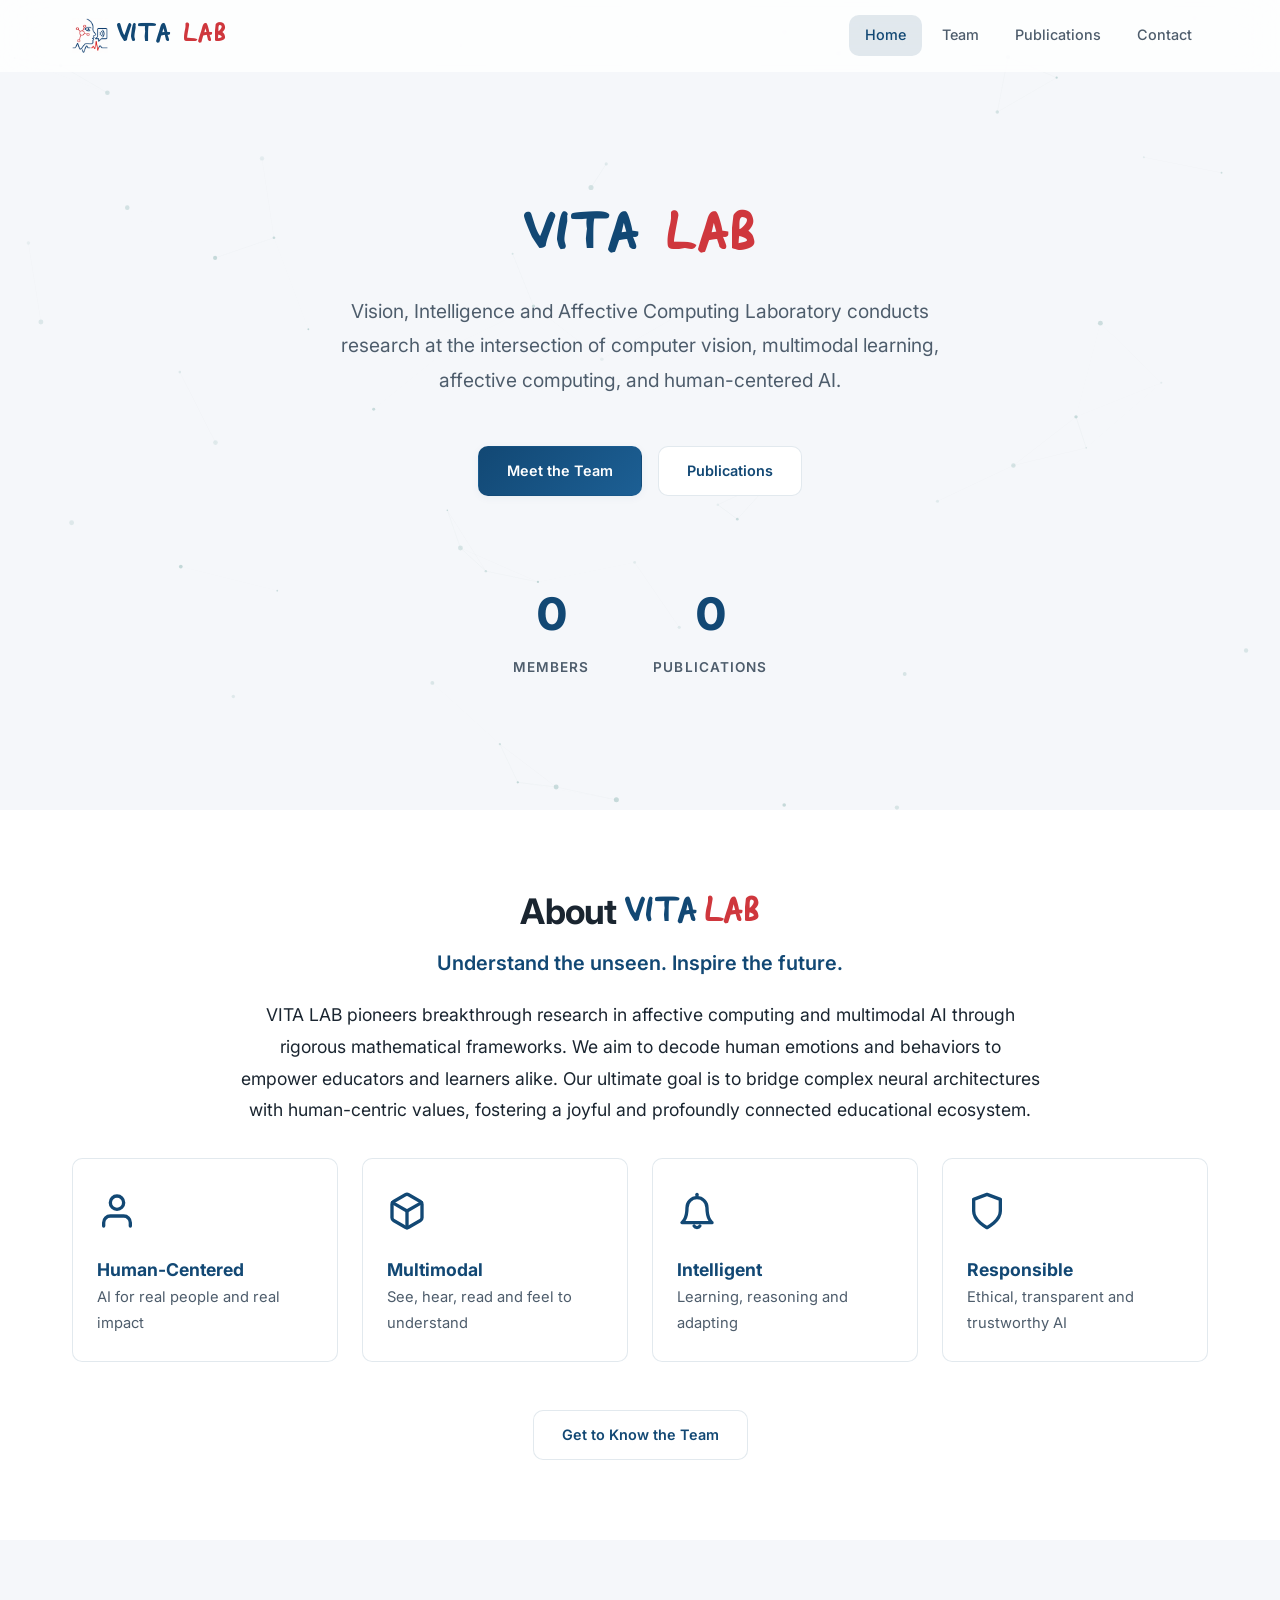
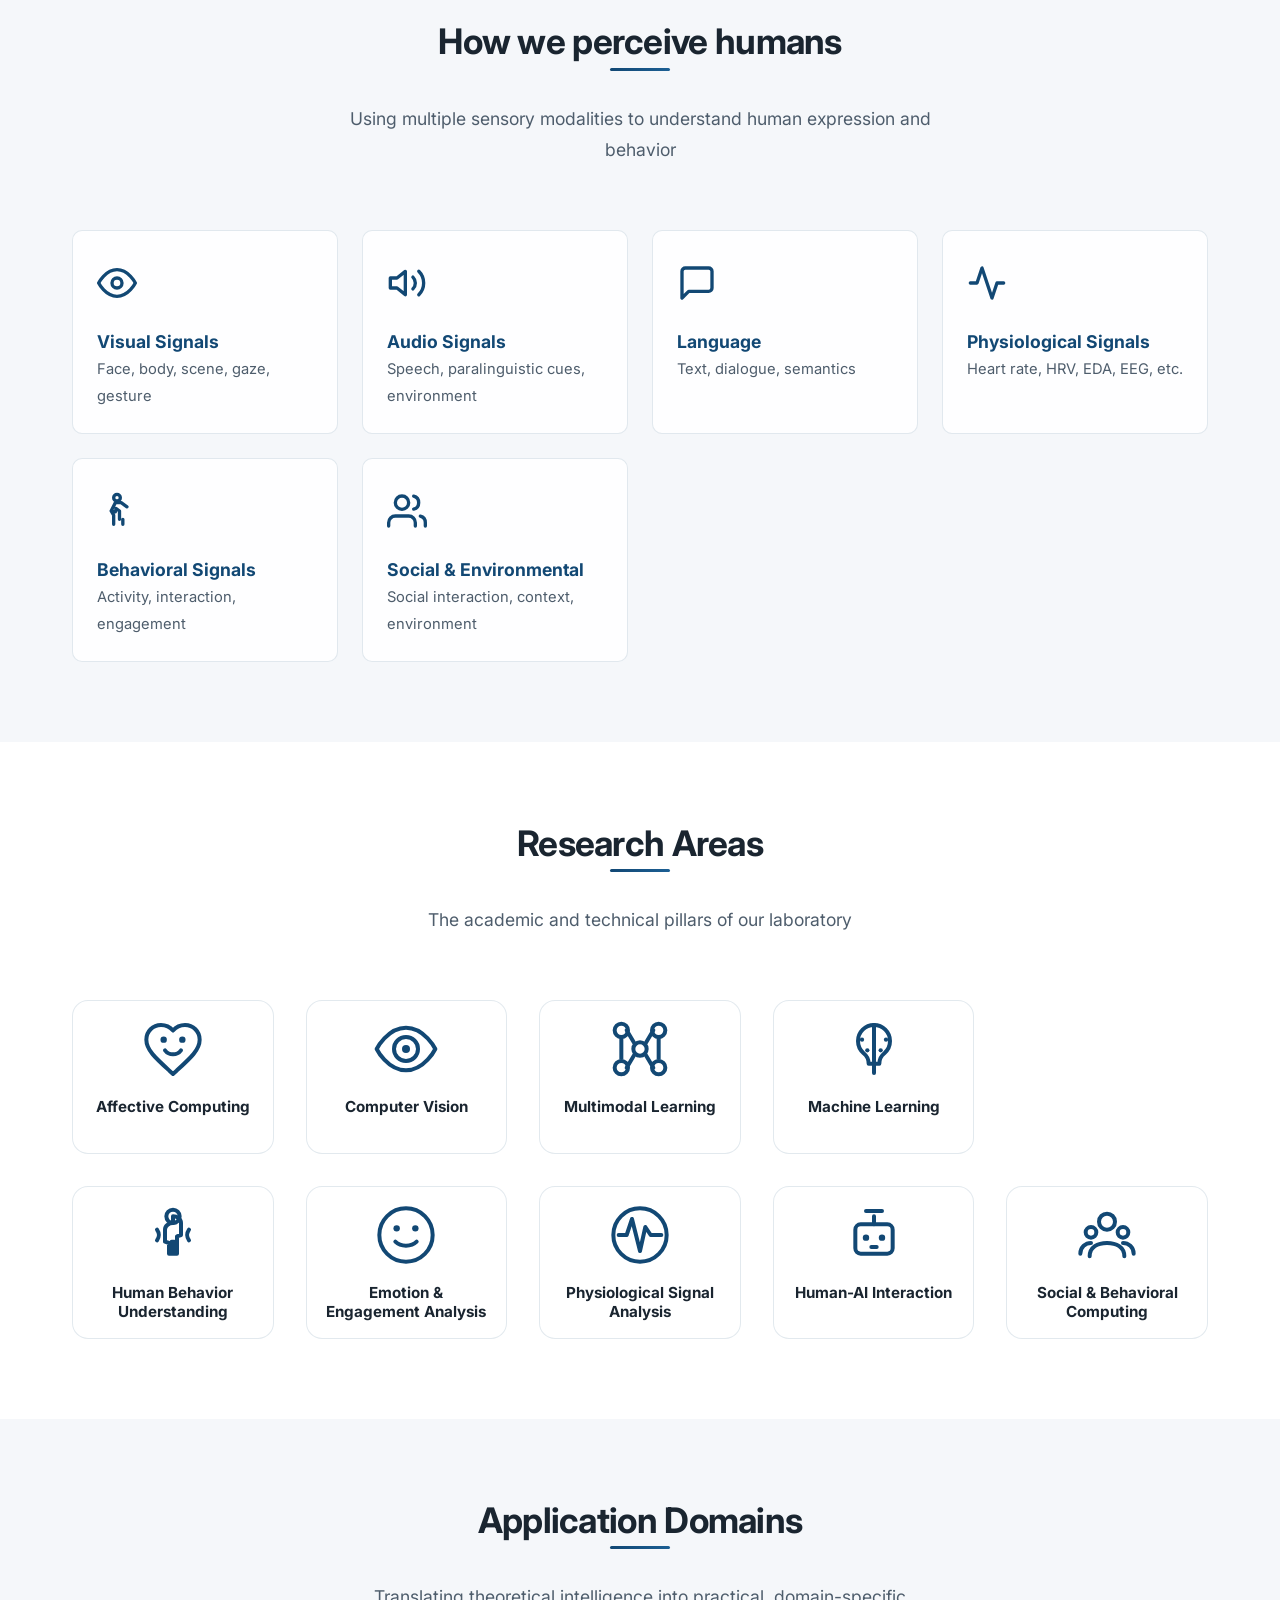
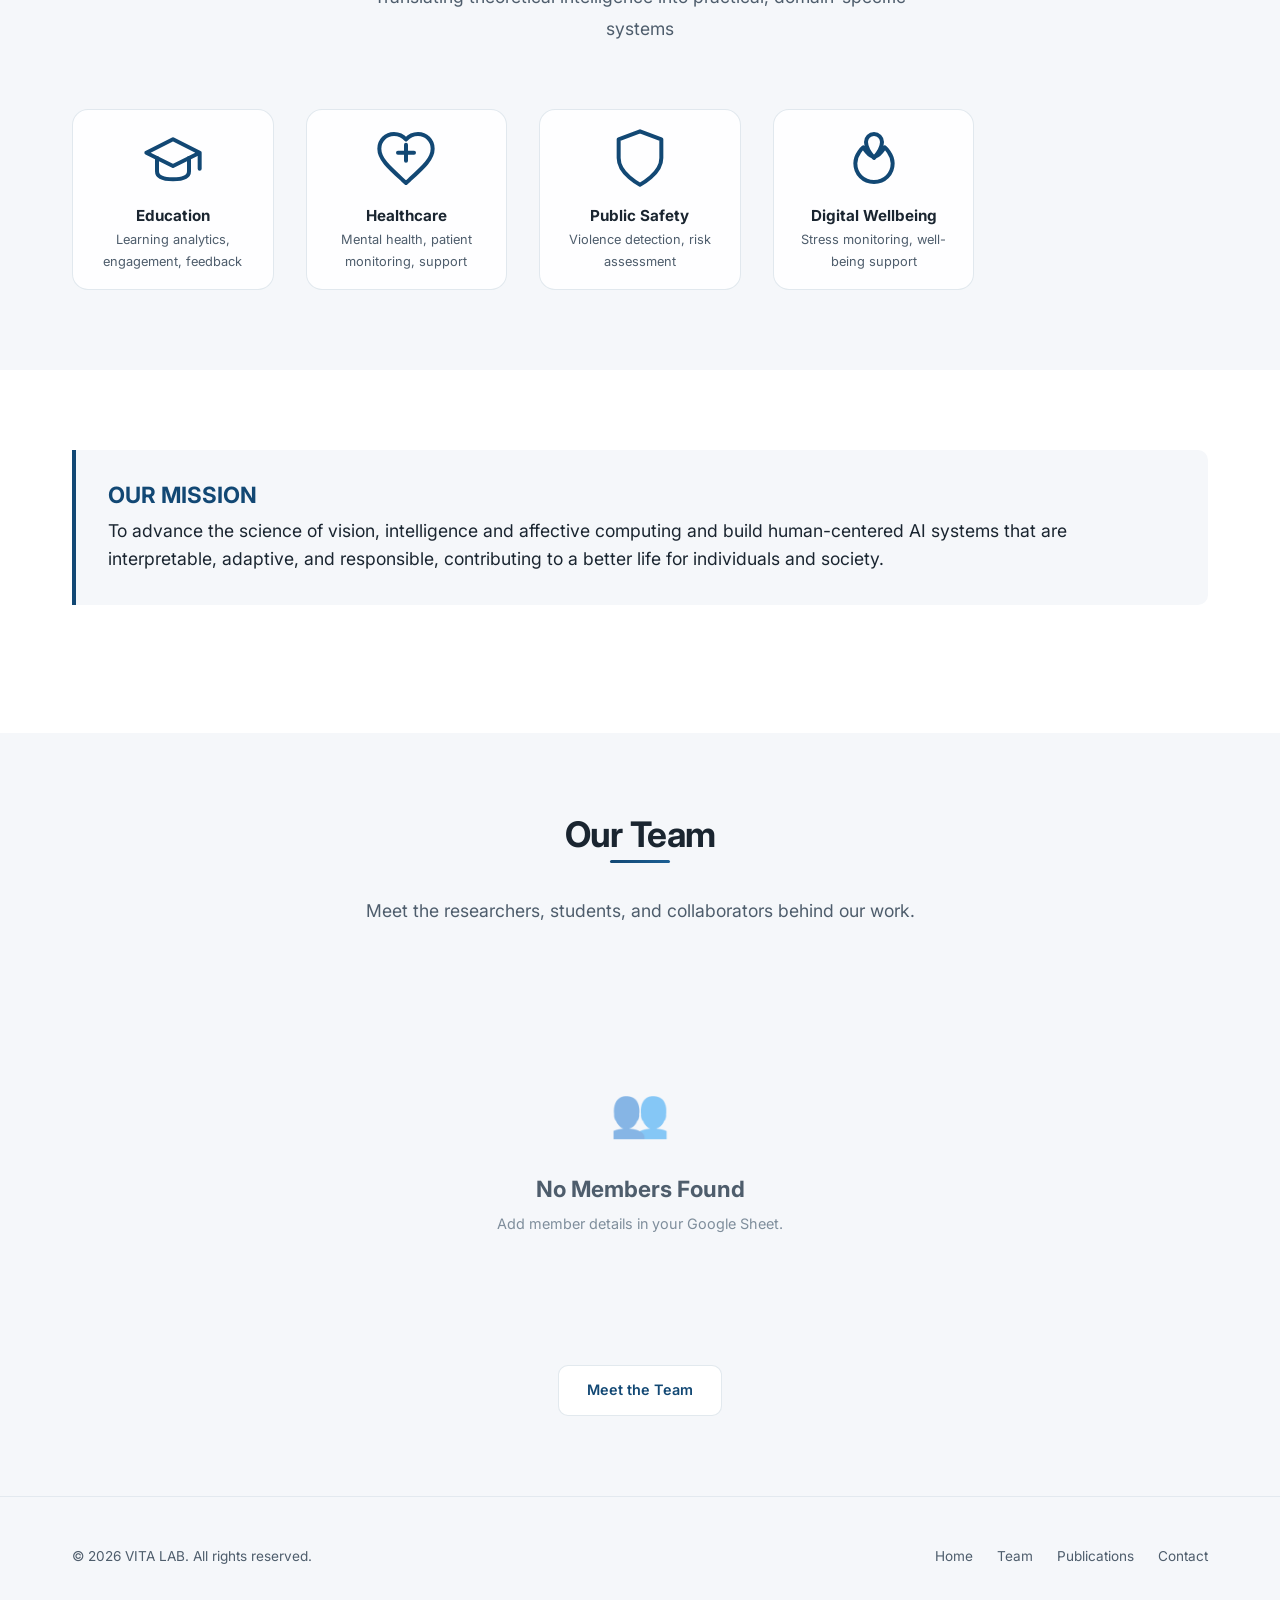
<file: index.html>
<!DOCTYPE html>
<html lang="en">
<head>
  <meta charset="UTF-8">
  <meta name="viewport" content="width=device-width, initial-scale=1.0">
  <title>Home — VITA Lab</title>
  <meta name="description" content="VITA Lab conducts research at the intersection of computer vision, multimodal learning, affective computing, and human-centered AI.">
  <link rel="stylesheet" href="css/style.css">
  <style>
    /* Styling for newly added content items in index.html */
    .grid-values, .grid-methods, .grid-domains, .grid-mission {
      display: grid;
      grid-template-columns: repeat(auto-fit, minmax(250px, 1fr));
      gap: var(--space-lg);
      margin-top: var(--space-xl);
    }
    .value-card, .method-card, .domain-card, .pillar-card {
      padding: var(--space-lg);
      border-radius: var(--radius-md);
      background: var(--bg-card);
      border: 1px solid var(--border-light);
      transition: all var(--transition-base);
    }
    .value-card:hover, .method-card:hover, .domain-card:hover, .pillar-card:hover {
      border-color: var(--primary-light);
      transform: translateY(-2px);
      box-shadow: var(--shadow-md);
    }
    .value-card h4, .method-card h4, .domain-card h4, .pillar-card h4 {
      color: var(--primary);
      margin-bottom: var(--space-xs);
      font-size: 1.1rem;
      display: flex;
      align-items: center;
      gap: var(--space-xs);
    }
    .value-card p, .method-card p, .domain-card p, .pillar-card p {
      font-size: 0.92rem;
      margin: 0;
    }
    
    /* Grid styled Research Areas & Application Domains containing SVGs */
    .grid-research-areas, .grid-domain-icons {
      display: grid;
      grid-template-columns: repeat(5, 1fr);
      gap: var(--space-xl);
      margin-top: var(--space-2xl);
    }
    .research-area-box, .domain-icon-box {
      display: flex;
      flex-direction: column;
      align-items: center;
      text-align: center;
      padding: var(--space-md);
      border-radius: var(--radius-lg);
      background: var(--bg-card);
      border: 1px solid var(--border-light);
      transition: all var(--transition-base);
    }
    .research-area-box:hover, .domain-icon-box:hover {
      transform: translateY(-4px);
      border-color: var(--primary);
      box-shadow: var(--shadow-md);
    }
    .research-icon-svg, .domain-icon-svg {
      width: 64px;
      height: 64px;
      margin-bottom: var(--space-md);
      display: flex;
      align-items: center;
      justify-content: center;
      color: var(--primary);
    }
    .research-icon-svg svg, .domain-icon-svg svg {
      width: 100%;
      height: 100%;
      stroke: currentColor;
      fill: none;
      stroke-width: 1.5;
    }
    .research-area-title, .domain-icon-title {
      font-size: 0.95rem;
      font-weight: 700;
      color: var(--text-primary);
      line-height: 1.3;
    }
    .domain-icon-desc {
      font-size: 0.8rem;
      color: var(--text-secondary);
      margin-top: 4px;
    }
    
    .mission-box {
      background: var(--bg-secondary);
      border-left: 4px solid var(--primary);
      padding: var(--space-xl);
      border-radius: 0 var(--radius-md) var(--radius-md) 0;
      margin-bottom: var(--space-2xl);
    }
    .mission-box h3 {
      color: var(--primary);
      margin-bottom: var(--space-sm);
    }
    .mission-box p {
      font-size: 1.1rem;
      line-height: 1.6;
      color: var(--text-primary);
    }

    @media (max-width: 1024px) {
      .grid-research-areas, .grid-domain-icons {
        grid-template-columns: repeat(3, 1fr);
      }
    }
    @media (max-width: 768px) {
      .grid-research-areas, .grid-domain-icons {
        grid-template-columns: repeat(2, 1fr);
      }
    }
    @media (max-width: 480px) {
      .grid-research-areas, .grid-domain-icons {
        grid-template-columns: 1fr;
      }
    }
  </style>
  <link rel="icon" type="image/png" href="VITAlogo.png">
<link rel="apple-touch-icon" href="VITAlogo.png">

<meta name="theme-color" content="#2563eb">
</head>
<body>
  <div id="nav-placeholder"></div>

  <!-- ===== Hero Section ===== -->
  <section class="hero">
    <div class="hero-bg">
      <canvas id="heroCanvas"></canvas>
    </div>
    <div class="hero-content">
      <h1 id="heroTitle"></h1>
      <p class="hero-description" id="heroDescription"></p>
      <div class="hero-actions">
        <a href="members.html" class="btn btn-primary">Meet the Team</a>
        <a href="publications.html" class="btn btn-secondary">Publications</a>
      </div>
      <div class="hero-stats" id="heroStats">
        <div class="hero-stat">
          <div class="stat-number" data-target="0" id="statMembers">0</div>
          <div class="stat-label">Members</div>
        </div>
        <div class="hero-stat">
          <div class="stat-number" data-target="0" id="statPublications">0</div>
          <div class="stat-label">Publications</div>
        </div>
      </div>
    </div>
  </section>

  <!-- ===== About VITA LAB & Core Values ===== -->
  <section class="section">
    <div class="container">
      <div style="max-width: 800px; margin: 0 auto; text-align: center;" class="reveal">
        <h2 style="margin-bottom: var(--space-md);">About <span class="brand-font" style="color: var(--primary);">VITA</span> <span class="brand-font" style="color: var(--accent-red);">LAB</span></h2>
        <h4 style="color: var(--primary); font-size: 1.25rem; font-weight: 600; margin-bottom: var(--space-lg);">Understand the unseen. Inspire the future.</h4>
        <p style="font-size: 1.1rem; line-height: 1.8; color: var(--text-primary); margin-bottom: var(--space-md);">
          VITA LAB pioneers breakthrough research in affective computing and multimodal AI through rigorous mathematical frameworks. We aim to decode human emotions and behaviors to empower educators and learners alike. Our ultimate goal is to bridge complex neural architectures with human-centric values, fostering a joyful and profoundly connected educational ecosystem.
        </p>
      </div>

      <!-- Core Values displayed directly underneath inside the same container/section -->
      <div class="grid-values" style="margin-top: var(--space-xl);">
        <div class="value-card reveal">
          <div style="font-size: 2.5rem; margin-bottom: var(--space-sm); color: var(--primary);">
            <svg width="40" height="40" viewBox="0 0 24 24" fill="none" stroke="currentColor" stroke-width="2" stroke-linecap="round" stroke-linejoin="round">
              <path d="M20 21v-2a4 4 0 0 0-4-4H8a4 4 0 0 0-4 4v2"></path>
              <circle cx="12" cy="7" r="4"></circle>
            </svg>
          </div>
          <h4>Human-Centered</h4>
          <p>AI for real people and real impact</p>
        </div>
        <div class="value-card reveal">
          <div style="font-size: 2.5rem; margin-bottom: var(--space-sm); color: var(--primary);">
            <svg width="40" height="40" viewBox="0 0 24 24" fill="none" stroke="currentColor" stroke-width="2" stroke-linecap="round" stroke-linejoin="round">
              <path d="M21 16V8a2 2 0 0 0-1-1.73l-7-4a2 2 0 0 0-2 0l-7 4A2 2 0 0 0 3 8v8a2 2 0 0 0 1 1.73l7 4a2 2 0 0 0 2 0l7-4A2 2 0 0 0 21 16z"></path>
              <polyline points="3.27 6.96 12 12.01 20.73 6.96"></polyline>
              <line x1="12" y1="22.08" x2="12" y2="12"></line>
            </svg>
          </div>
          <h4>Multimodal</h4>
          <p>See, hear, read and feel to understand</p>
        </div>
        <div class="value-card reveal">
          <div style="font-size: 2.5rem; margin-bottom: var(--space-sm); color: var(--primary);">
            <svg width="40" height="40" viewBox="0 0 24 24" fill="none" stroke="currentColor" stroke-width="2" stroke-linecap="round" stroke-linejoin="round">
              <path d="M18 10a6 6 0 0 0-12 0c0 7-3 9-3 9h18s-3-2-3-9"></path>
              <path d="M13.73 21a2 2 0 0 1-3.46 0"></path>
              <line x1="12" y1="2" x2="12" y2="3"></line>
            </svg>
          </div>
          <h4>Intelligent</h4>
          <p>Learning, reasoning and adapting</p>
        </div>
        <div class="value-card reveal">
          <div style="font-size: 2.5rem; margin-bottom: var(--space-sm); color: var(--primary);">
            <svg width="40" height="40" viewBox="0 0 24 24" fill="none" stroke="currentColor" stroke-width="2" stroke-linecap="round" stroke-linejoin="round">
              <path d="M12 22s8-4 8-10V5l-8-3-8 3v7c0 6 8 10 8 10z"></path>
            </svg>
          </div>
          <h4>Responsible</h4>
          <p>Ethical, transparent and trustworthy AI</p>
        </div>
      </div>

      <div style="text-align: center; margin-top: var(--space-2xl);" class="reveal">
        <a href="members.html" class="btn btn-secondary">Get to Know the Team</a>
      </div>
    </div>
  </section>

  <!-- ===== How we perceive humans ===== -->
  <section class="section">
    <div class="container">
      <div class="section-header">
        <h2>How we perceive humans</h2>
        <p>Using multiple sensory modalities to understand human expression and behavior</p>
      </div>
      <div class="grid-methods">
        <div class="method-card reveal">
          <div style="font-size: 2.5rem; margin-bottom: var(--space-sm); color: var(--primary);">
            <svg width="40" height="40" viewBox="0 0 24 24" fill="none" stroke="currentColor" stroke-width="2" stroke-linecap="round" stroke-linejoin="round">
              <path d="M1 12s4-8 11-8 11 8 11 8-4 8-11 8-11-8-11-8z"></path>
              <circle cx="12" cy="12" r="3"></circle>
            </svg>
          </div>
          <h4>Visual Signals</h4>
          <p>Face, body, scene, gaze, gesture</p>
        </div>
        <div class="method-card reveal">
          <div style="font-size: 2.5rem; margin-bottom: var(--space-sm); color: var(--primary);">
            <svg width="40" height="40" viewBox="0 0 24 24" fill="none" stroke="currentColor" stroke-width="2" stroke-linecap="round" stroke-linejoin="round">
              <polygon points="11 5 6 9 2 9 2 15 6 15 11 19 11 5"></polygon>
              <path d="M19.07 4.93a10 10 0 0 1 0 14.14M15.54 8.46a5 5 0 0 1 0 7.07"></path>
            </svg>
          </div>
          <h4>Audio Signals</h4>
          <p>Speech, paralinguistic cues, environment</p>
        </div>
        <div class="method-card reveal">
          <div style="font-size: 2.5rem; margin-bottom: var(--space-sm); color: var(--primary);">
            <svg width="40" height="40" viewBox="0 0 24 24" fill="none" stroke="currentColor" stroke-width="2" stroke-linecap="round" stroke-linejoin="round">
              <path d="M21 15a2 2 0 0 1-2 2H7l-4 4V5a2 2 0 0 1 2-2h14a2 2 0 0 1 2 2z"></path>
            </svg>
          </div>
          <h4>Language</h4>
          <p>Text, dialogue, semantics</p>
        </div>
        <div class="method-card reveal">
          <div style="font-size: 2.5rem; margin-bottom: var(--space-sm); color: var(--primary);">
            <svg width="40" height="40" viewBox="0 0 24 24" fill="none" stroke="currentColor" stroke-width="2" stroke-linecap="round" stroke-linejoin="round">
              <polyline points="22 12 18 12 15 21 9 3 6 12 2 12"></polyline>
            </svg>
          </div>
          <h4>Physiological Signals</h4>
          <p>Heart rate, HRV, EDA, EEG, etc.</p>
        </div>
        <div class="method-card reveal">
          <div style="font-size: 2.5rem; margin-bottom: var(--space-sm); color: var(--primary);">
            <svg width="40" height="40" viewBox="0 0 24 24" fill="none" stroke="currentColor" stroke-width="2" stroke-linecap="round" stroke-linejoin="round">
              <circle cx="12" cy="4" r="2"></circle>
              <path d="M18 9.5L14.5 7H11L8.5 12l2.5.5.5-2 2 1.5V17M10 20v-5.5L8.5 12M15.5 17v3"></path>
            </svg>
          </div>
          <h4>Behavioral Signals</h4>
          <p>Activity, interaction, engagement</p>
        </div>
        <div class="method-card reveal">
          <div style="font-size: 2.5rem; margin-bottom: var(--space-sm); color: var(--primary);">
            <svg width="40" height="40" viewBox="0 0 24 24" fill="none" stroke="currentColor" stroke-width="2" stroke-linecap="round" stroke-linejoin="round">
              <path d="M17 21v-2a4 4 0 0 0-4-4H5a4 4 0 0 0-4 4v2"></path>
              <circle cx="9" cy="7" r="4"></circle>
              <path d="M23 21v-2a4 4 0 0 0-3-3.87"></path>
              <path d="M16 3.13a4 4 0 0 1 0 7.75"></path>
            </svg>
          </div>
          <h4>Social & Environmental</h4>
          <p>Social interaction, context, environment</p>
        </div>
      </div>
    </div>
  </section>

  <!-- ===== Research Areas ===== -->
  <section class="section">
    <div class="container">
      <div class="section-header">
        <h2>Research Areas</h2>
        <p>The academic and technical pillars of our laboratory</p>
      </div>
      <div class="grid-research-areas">
        
        <div class="research-area-box reveal">
          <div class="research-icon-svg">
            <svg viewBox="0 0 24 24">
              <path d="M12 21.35l-1.45-1.32C5.4 15.36 2 12.28 2 8.5 2 5.42 4.42 3 7.5 3c1.74 0 3.41.81 4.5 2.09C13.09 3.81 14.76 3 16.5 3 19.58 3 22 5.42 22 8.5c0 3.78-3.4 6.86-8.55 11.54L12 21.35z" stroke-linecap="round" stroke-linejoin="round"/>
              <circle cx="8.5" cy="8.5" r="1.2" fill="currentColor" stroke="none"/>
              <circle cx="15.5" cy="8.5" r="1.2" fill="currentColor" stroke="none"/>
              <path d="M9 12.5c1.5 2 4.5 2 6 0" stroke-linecap="round"/>
            </svg>
          </div>
          <div class="research-area-title">Affective Computing</div>
        </div>

        <div class="research-area-box reveal">
          <div class="research-icon-svg">
            <svg viewBox="0 0 24 24">
              <path d="M1 12s4-8 11-8 11 8 11 8-4 8-11 8-11-8-11-8z" stroke-linecap="round" stroke-linejoin="round"/>
              <circle cx="12" cy="12" r="4.5" stroke-linecap="round" stroke-linejoin="round"/>
              <circle cx="12" cy="12" r="1.5" fill="currentColor" stroke="none"/>
            </svg>
          </div>
          <div class="research-area-title">Computer Vision</div>
        </div>

        <div class="research-area-box reveal">
          <div class="research-icon-svg">
            <svg viewBox="0 0 24 24">
              <circle cx="5" cy="5" r="2.5"/>
              <circle cx="19" cy="5" r="2.5"/>
              <circle cx="5" cy="19" r="2.5"/>
              <circle cx="19" cy="19" r="2.5"/>
              <circle cx="12" cy="12" r="2.5"/>
              <line x1="7" y1="5" x2="10" y2="10" stroke-linecap="round"/>
              <line x1="17" y1="5" x2="14" y2="10" stroke-linecap="round"/>
              <line x1="7" y1="19" x2="10" y2="14" stroke-linecap="round"/>
              <line x1="17" y1="19" x2="14" y2="14" stroke-linecap="round"/>
              <line x1="5" y1="7" x2="5" y2="16"/>
              <line x1="19" y1="7" x2="19" y2="16"/>
            </svg>
          </div>
          <div class="research-area-title">Multimodal Learning</div>
        </div>

        <div class="research-area-box reveal">
          <div class="research-icon-svg">
            <svg viewBox="0 0 24 24">
              <path d="M12 3a6 6 0 0 0-6 6c0 1.83.82 3.47 2.1 4.58a5 5 0 0 1 1.9 3.92H12" stroke-linecap="round" stroke-linejoin="round"/>
              <path d="M12 3a6 6 0 0 1 6 6c0 1.83-.82 3.47-2.1 4.58a5 5 0 0 0-1.9 3.92H12" stroke-linecap="round" stroke-linejoin="round"/>
              <line x1="12" y1="3" x2="12" y2="21" stroke-linecap="round"/>
              <circle cx="7.5" cy="8.5" r="0.8" fill="currentColor" stroke="none"/>
              <circle cx="16.5" cy="8.5" r="0.8" fill="currentColor" stroke="none"/>
              <circle cx="9.5" cy="12.5" r="0.8" fill="currentColor" stroke="none"/>
              <circle cx="14.5" cy="12.5" r="0.8" fill="currentColor" stroke="none"/>
            </svg>
          </div>
          <div class="research-area-title">Machine Learning</div>
        </div>

        <div class="research-area-box reveal">
          <div class="research-icon-svg">
            <svg viewBox="0 0 24 24">
              <path d="M21 15a2 2 0 0 1-2 2H7l-4 4V5a2 2 0 0 1 2-2h14a2 2 0 0 1 2 2z" stroke-linecap="round" stroke-linejoin="round"/>
              <path d="M10 8h4M12 8v6" stroke-linecap="round" stroke-linejoin="round"/>
              <text x="6" y="13" font-family="system-ui, sans-serif" font-weight="800" font-size="7" fill="currentColor" stroke="none">A</text>
              <path d="M16 11l2 2 2-2" stroke-linecap="round" stroke-linejoin="round"/>
            </svg>
          </div>
          <div class="research-area-title">Vision-Language Models</div>
        </div>

        <div class="research-area-box reveal">
          <div class="research-icon-svg">
            <svg viewBox="0 0 24 24">
              <circle cx="12" cy="5" r="2.5"/>
              <path d="M12 7.5c-1.5 0-3 1-3 2.5v4.5l1.5.5V19h1v-4.5h1V19h1v-6.5l1.5-.5v-4.5c0-1.5-1.5-2.5-3-2.5z" stroke-linecap="round" stroke-linejoin="round"/>
              <path d="M6 10c1 1.5 1 2.5 0 4M18 10c-1 1.5-1 2.5 0 4" stroke-linecap="round"/>
            </svg>
          </div>
          <div class="research-area-title">Human Behavior Understanding</div>
        </div>

        <div class="research-area-box reveal">
          <div class="research-icon-svg">
            <svg viewBox="0 0 24 24">
              <circle cx="12" cy="12" r="10" stroke-linecap="round" stroke-linejoin="round"/>
              <circle cx="8.5" cy="9.5" r="1.2" fill="currentColor" stroke="none"/>
              <circle cx="15.5" cy="9.5" r="1.2" fill="currentColor" stroke="none"/>
              <path d="M8 14.5c2 2 6 2 8 0" stroke-linecap="round" stroke-linejoin="round"/>
            </svg>
          </div>
          <div class="research-area-title">Emotion & Engagement Analysis</div>
        </div>

        <div class="research-area-box reveal">
          <div class="research-icon-svg">
            <svg viewBox="0 0 24 24">
              <circle cx="12" cy="12" r="10" stroke-linecap="round" stroke-linejoin="round"/>
              <path d="M4 12h3l2-6 3 12 2-9 2 3h4" stroke-linecap="round" stroke-linejoin="round"/>
            </svg>
          </div>
          <div class="research-area-title">Physiological Signal Analysis</div>
        </div>

        <div class="research-area-box reveal">
          <div class="research-icon-svg">
            <svg viewBox="0 0 24 24">
              <rect x="5" y="8" width="14" height="11" rx="2" stroke-linecap="round" stroke-linejoin="round"/>
              <circle cx="9" cy="13" r="1.2" fill="currentColor" stroke="none"/>
              <circle cx="15" cy="13" r="1.2" fill="currentColor" stroke="none"/>
              <path d="M11 16.5h2" stroke-linecap="round"/>
              <path d="M12 5v3M9 3h6" stroke-linecap="round"/>
            </svg>
          </div>
          <div class="research-area-title">Human-AI Interaction</div>
        </div>

        <div class="research-area-box reveal">
          <div class="research-icon-svg">
            <svg viewBox="0 0 24 24">
              <circle cx="12" cy="7" r="3"/>
              <path d="M5.5 20c0-3.5 3-5 6.5-5s6.5 1.5 6.5 5" stroke-linecap="round" stroke-linejoin="round"/>
              <circle cx="6" cy="11" r="2"/>
              <circle cx="18" cy="11" r="2"/>
              <path d="M2 19c0-2.5 2-4 4-4M22 19c0-2.5-2-4-4-4" stroke-linecap="round" stroke-linejoin="round"/>
            </svg>
          </div>
          <div class="research-area-title">Social & Behavioral Computing</div>
        </div>

      </div>
    </div>
  </section>

  <!-- ===== Application Domains ===== -->
  <section class="section">
    <div class="container">
      <div class="section-header">
        <h2>Application Domains</h2>
        <p>Translating theoretical intelligence into practical, domain-specific systems</p>
      </div>
      <div class="grid-domain-icons">
        
        <div class="domain-icon-box reveal">
          <div class="domain-icon-svg">
            <svg viewBox="0 0 24 24">
              <path d="M22 10v6M2 10l10-5 10 5-10 5z" stroke-linecap="round" stroke-linejoin="round"/>
              <path d="M6 12v5c0 2 2 3 6 3s6-1 6-3v-5" stroke-linecap="round" stroke-linejoin="round"/>
            </svg>
          </div>
          <div class="domain-icon-title">Education</div>
          <div class="domain-icon-desc">Learning analytics, engagement, feedback</div>
        </div>

        <div class="domain-icon-box reveal">
          <div class="domain-icon-svg">
            <svg viewBox="0 0 24 24">
              <path d="M12 21.35l-1.45-1.32C5.4 15.36 2 12.28 2 8.5 2 5.42 4.42 3 7.5 3c1.74 0 3.41.81 4.5 2.09C13.09 3.81 14.76 3 16.5 3 19.58 3 22 5.42 22 8.5c0 3.78-3.4 6.86-8.55 11.54L12 21.35z" stroke-linecap="round" stroke-linejoin="round"/>
              <path d="M12 7v6M9 10h6" stroke-linecap="round" stroke-linejoin="round"/>
            </svg>
          </div>
          <div class="domain-icon-title">Healthcare</div>
          <div class="domain-icon-desc">Mental health, patient monitoring, support</div>
        </div>

        <div class="domain-icon-box reveal">
          <div class="domain-icon-svg">
            <svg viewBox="0 0 24 24">
              <path d="M12 22s8-4 8-10V5l-8-3-8 3v7c0 6 8 10 8 10z" stroke-linecap="round" stroke-linejoin="round"/>
            </svg>
          </div>
          <div class="domain-icon-title">Public Safety</div>
          <div class="domain-icon-desc">Violence detection, risk assessment</div>
        </div>

        <div class="domain-icon-box reveal">
          <div class="domain-icon-svg">
            <svg viewBox="0 0 24 24">
              <path d="M12 3a3 3 0 0 0-3 3c0 2.5 3 6 3 6s3-3.5 3-6a3 3 0 0 0-3-3z" stroke-linecap="round" stroke-linejoin="round"/>
              <path d="M12 21c-4 0-7-3-7-7 0-3.5 3-6 3-6s2 3.5 4 3.5 4-3.5 4-3.5 3 2.5 3 6c0 4-3 7-7 7z" stroke-linecap="round" stroke-linejoin="round"/>
            </svg>
          </div>
          <div class="domain-icon-title">Digital Wellbeing</div>
          <div class="domain-icon-desc">Stress monitoring, well-being support</div>
        </div>

        <div class="domain-icon-box reveal">
          <div class="domain-icon-svg">
            <svg viewBox="0 0 24 24">
              <path d="M3 9l9-7 9 7v11a2 2 0 0 1-2 2H5a2 2 0 0 1-2-2z" stroke-linecap="round" stroke-linejoin="round"/>
              <circle cx="12" cy="13" r="2"/>
              <path d="M9.5 16.5c1.5-1.5 3.5-1.5 5 0" stroke-linecap="round"/>
            </svg>
          </div>
          <div class="domain-icon-title">Smart Environments</div>
          <div class="domain-icon-desc">Adaptive systems, context awareness</div>
        </div>

      </div>
    </div>
  </section>

  <!-- ===== Our Mission & Pillars ===== -->
  <section class="section">
    <div class="container">
      <div class="mission-box reveal">
        <h3>OUR MISSION</h3>
        <p>To advance the science of vision, intelligence and affective computing and build human-centered AI systems that are interpretable, adaptive, and responsible, contributing to a better life for individuals and society.</p>
      </div>
  </section>

  <!-- ===== Our Team Section ===== -->
  <section class="section">
    <div class="container">
      <div class="section-header">
        <h2>Our Team</h2>
        <p>Meet the researchers, students, and collaborators behind our work.</p>
      </div>
      <div class="team-preview-grid" id="teamPreviewGrid"></div>
      <div class="section-header" style="margin-top: var(--space-2xl); margin-bottom: 0;">
        <a href="members.html" class="btn btn-secondary">Meet the Team</a>
      </div>
    </div>
  </section>

  <div id="footer-placeholder"></div>

  <script src="js/config.js"></script>
  <script src="js/sheets.js"></script>
  <script src="js/nav.js?v=1.1"></script>
  <script src="js/home.js"></script>
</body>
</html>
</file>
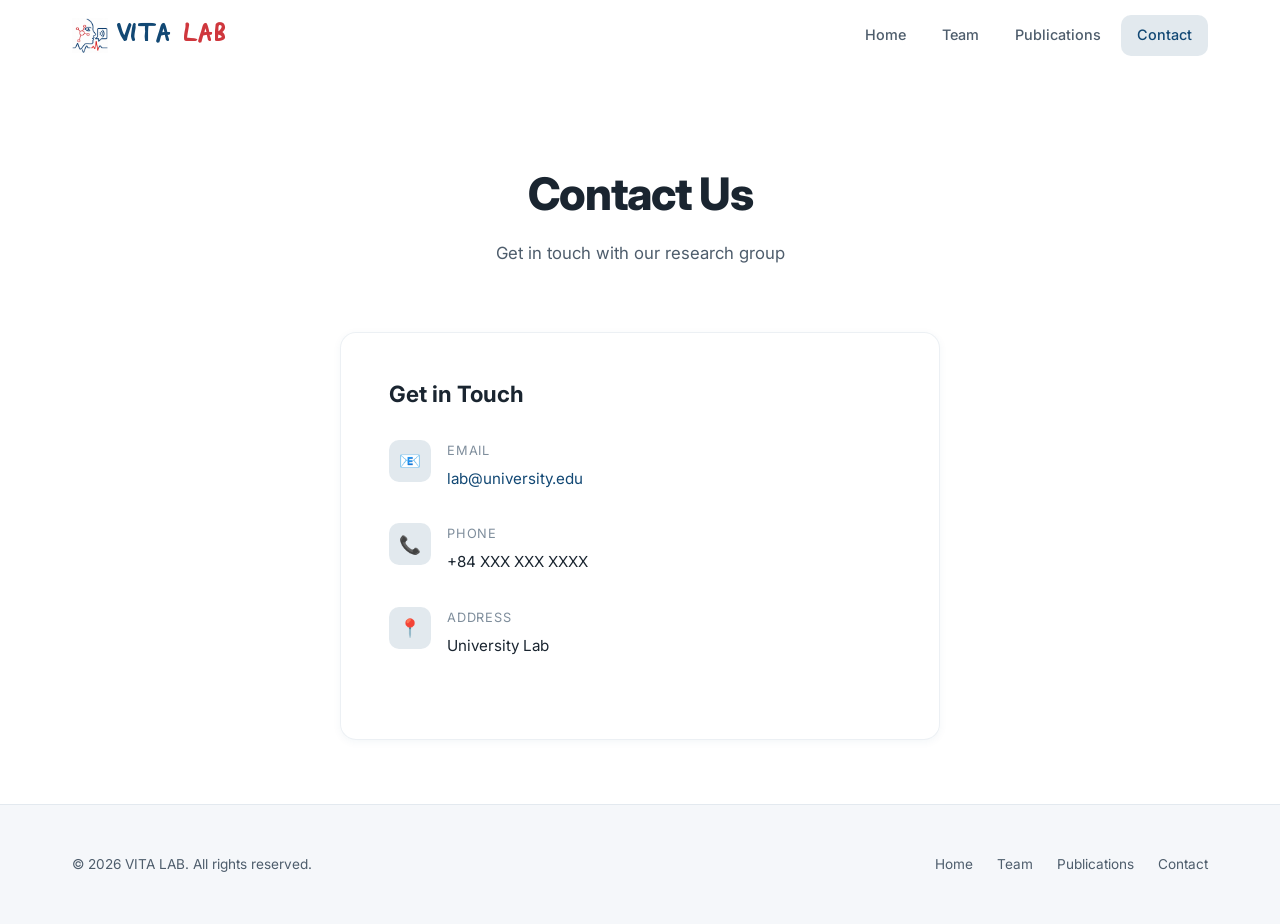
<file: contact.html>
<!DOCTYPE html>
<html lang="en">
<head>
  <meta charset="UTF-8">
  <meta name="viewport" content="width=device-width, initial-scale=1.0">
  <title>Contact — Research Lab</title>
  <meta name="description" content="Get in touch with our research group. Find contact information, office location.">
  <link rel="stylesheet" href="css/style.css">
  <link rel="icon" type="image/png" href="VITAlogo.png">
  <link rel="apple-touch-icon" href="VITAlogo.png">
</head>
<body>
  <div id="nav-placeholder"></div>

  <main class="contact-page">
    <div class="container">
      <header class="page-header">
        <h1>Contact Us</h1>
        <p>Get in touch with our research group</p>
      </header>

      <div style="max-width: 600px; margin: 0 auto var(--space-3xl);">
        <!-- Contact Info Card (Centered) -->
        <div class="glass-card contact-info-card reveal" id="contactInfoCard" style="padding: var(--space-2xl);">
          <h3>Get in Touch</h3>
          <div id="contactItems"></div>
          <div id="socialLinks"></div>
        </div>
      </div>

      <!-- Map Container (shown only if mapEmbedUrl is configured) -->
      <div class="map-container reveal" id="mapContainer" style="display: none;">
        <iframe id="mapIframe" title="Lab Location" loading="lazy" allowfullscreen></iframe>
      </div>
    </div>
  </main>

  <div id="footer-placeholder"></div>

  <script src="js/config.js"></script>
  <script src="js/sheets.js"></script>
  <script src="js/nav.js?v=1.1"></script>
  <script>
    (function () {
      // --- Render layout ---
      renderLayout('contact.html');

      // --- Populate contact items ---
      const contactItemsEl = document.getElementById('contactItems');
      const contactData = [
        { icon: '📧', label: 'Email',   value: LAB_CONFIG.contact.email,   href: 'mailto:' + LAB_CONFIG.contact.email },
        { icon: '📞', label: 'Phone',   value: LAB_CONFIG.contact.phone },
        { icon: '📍', label: 'Address', value: LAB_CONFIG.contact.address }
      ];

      contactItemsEl.innerHTML = contactData.map(function (item) {
        const valueHTML = item.href
          ? '<a href="' + item.href + '">' + item.value + '</a>'
          : item.value;
        return `
          <div class="contact-item">
            <div class="contact-icon">${item.icon}</div>
            <div>
              <div class="contact-label">${item.label}</div>
              <div class="contact-value">${valueHTML}</div>
            </div>
          </div>`;
      }).join('');

      // --- Populate social links ---
      const socialLinksEl = document.getElementById('socialLinks');
      const socialConfig = LAB_CONFIG.social || {};
      const socialEntries = [
        { key: 'googleScholar', label: '🎓 Google Scholar' },
        { key: 'github',        label: '💻 GitHub' },
        { key: 'twitter',       label: '🐦 Twitter' },
        { key: 'linkedin',      label: '💼 LinkedIn' }
      ].filter(function (s) { return socialConfig[s.key]; });

      if (socialEntries.length > 0) {
        socialLinksEl.innerHTML =
          '<h4 style="margin-top:var(--space-xl);margin-bottom:var(--space-md);font-size:0.95rem;">Follow Us</h4>' +
          '<div class="social-links">' +
          socialEntries.map(function (s) {
            return '<a href="' + socialConfig[s.key] + '" target="_blank" rel="noopener noreferrer" class="btn btn-icon" title="' + s.label + '">' + s.label.split(' ')[0] + '</a>';
          }).join('') +
          '</div>';
      }

      // --- Map ---
      var mapUrl = LAB_CONFIG.contact.mapEmbedUrl;
      if (mapUrl) {
        var mapContainer = document.getElementById('mapContainer');
        mapContainer.style.display = '';
        document.getElementById('mapIframe').src = mapUrl;
      }

      // --- Scroll reveal ---
      initScrollReveal();
    })();
  </script>
</body>
</html>
</file>
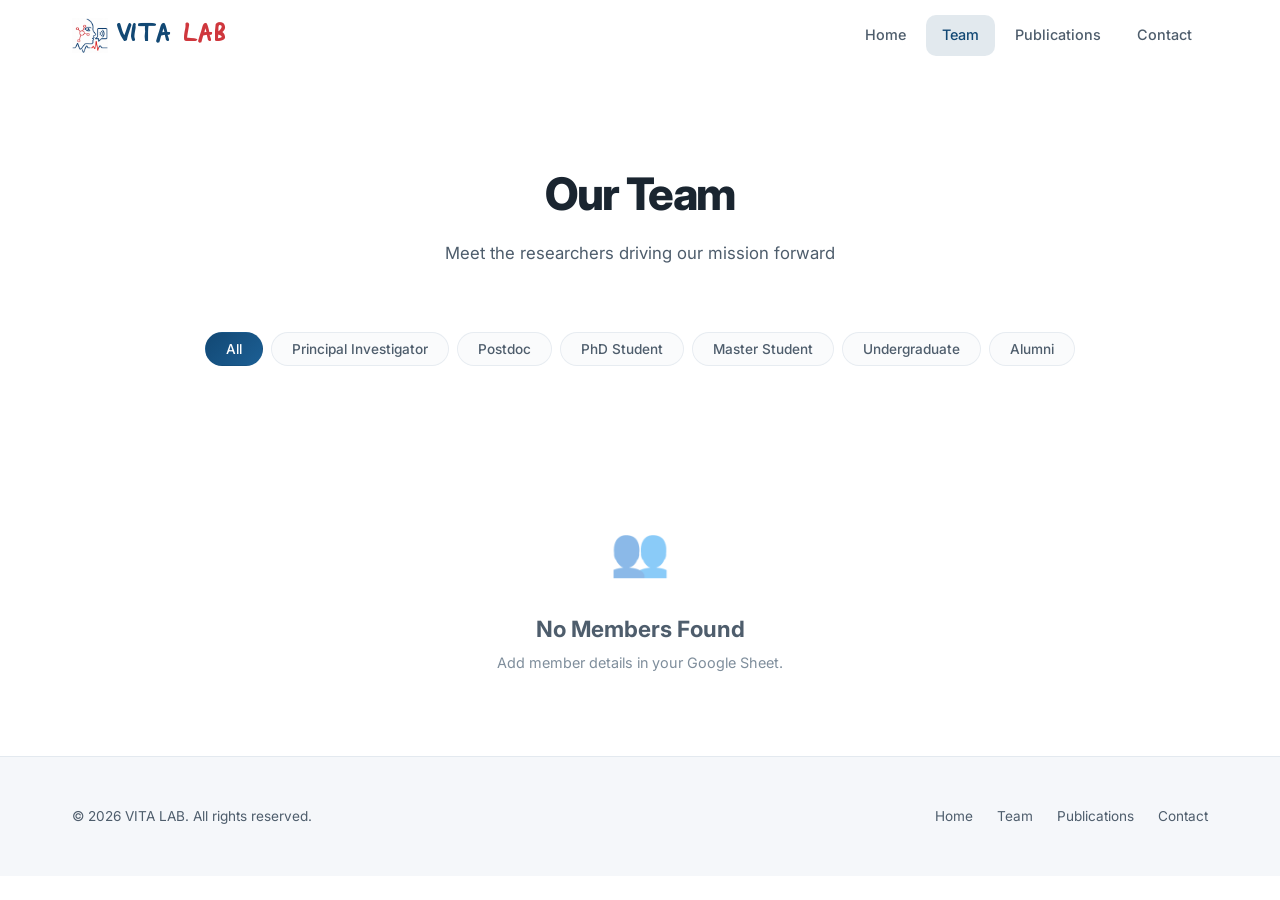
<file: members.html>
<!DOCTYPE html>
<html lang="en">
<head>
  <meta charset="UTF-8">
  <meta name="viewport" content="width=device-width, initial-scale=1.0">
  <title>Team — Research Lab</title>
  <meta name="description" content="Meet the researchers driving our mission forward. Browse our team of principal investigators, postdocs, PhD students, and more.">
  <link rel="stylesheet" href="css/style.css">
  <link rel="icon" type="image/png" href="VITAlogo.png">
  <link rel="apple-touch-icon" href="VITAlogo.png">
</head>
<body>
  <div id="nav-placeholder"></div>

  <main class="members-page">
    <div class="container">
      <!-- Page Header -->
      <div class="page-header">
        <h1>Our Team</h1>
        <p>Meet the researchers driving our mission forward</p>
      </div>

      <!-- Filter Tabs -->
      <div class="filter-tabs" id="filterTabs">
        <button class="filter-tab active" data-filter="all">All</button>
        <button class="filter-tab" data-filter="principal investigator">Principal Investigator</button>
        <button class="filter-tab" data-filter="postdoc">Postdoc</button>
        <button class="filter-tab" data-filter="phd student">PhD Student</button>
        <button class="filter-tab" data-filter="master student">Master Student</button>
        <button class="filter-tab" data-filter="undergraduate">Undergraduate</button>
        <button class="filter-tab" data-filter="alumni">Alumni</button>
      </div>

      <!-- Members Container -->
      <div id="membersContainer"></div>
    </div>
  </main>

  <div id="footer-placeholder"></div>

  <script src="js/config.js"></script>
  <script src="js/sheets.js"></script>
  <script src="js/nav.js?v=1.1"></script>
  <script src="js/members.js"></script>
</body>
</html>
</file>
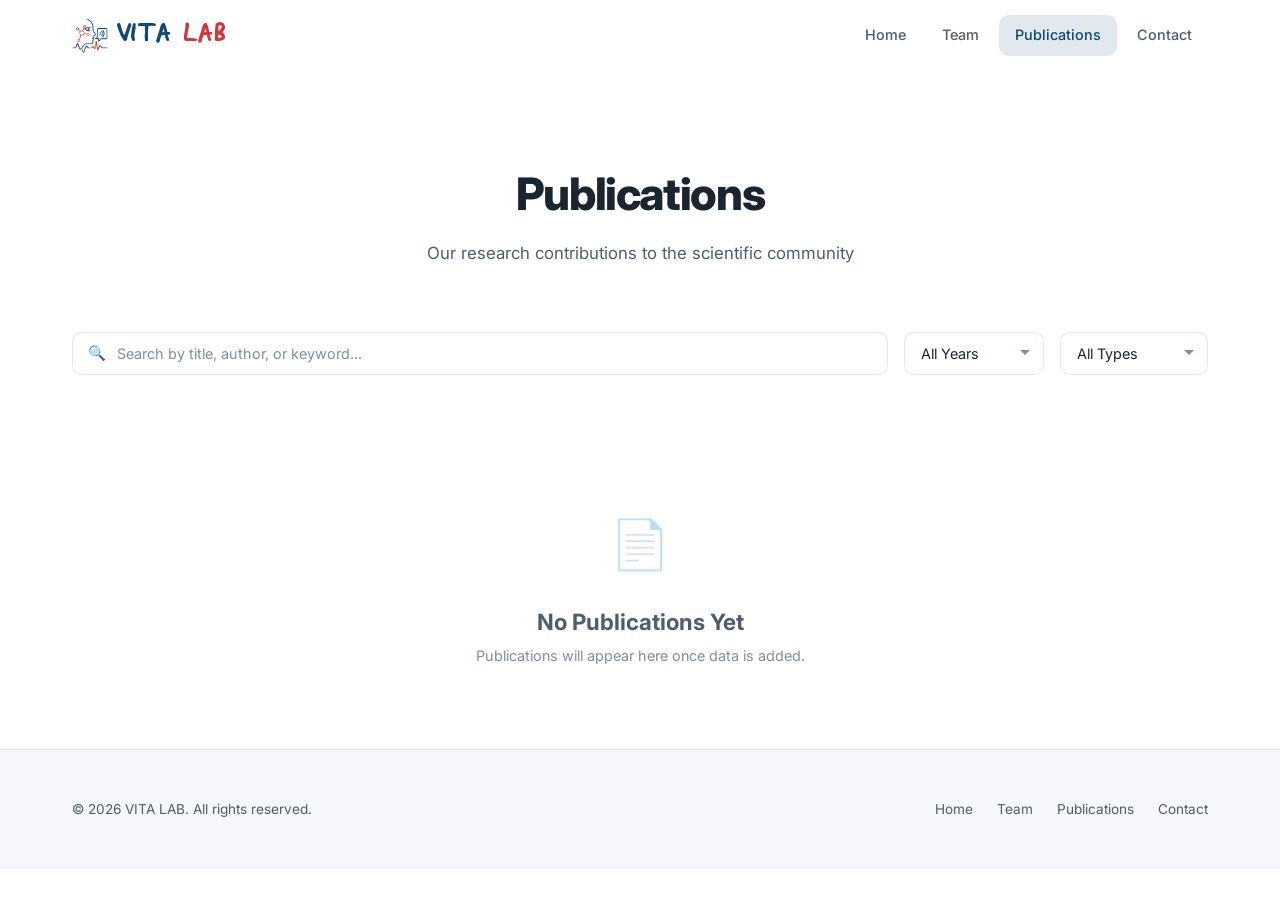
<file: publications.html>
<!DOCTYPE html>
<html lang="en">
<head>
  <meta charset="UTF-8">
  <meta name="viewport" content="width=device-width, initial-scale=1.0">
  <title>Publications — Research Lab</title>
  <meta name="description" content="Our research contributions to the scientific community. Browse our published journal articles, conference papers, preprints, and book chapters.">
  <link rel="stylesheet" href="css/style.css">
  <link rel="icon" type="image/png" href="VITAlogo.png">
  <link rel="apple-touch-icon" href="VITAlogo.png">
</head>
<body>
  <div id="nav-placeholder"></div>

  <main class="publications-page">
    <div class="container">

      <!-- Page Header -->
      <header class="page-header">
        <h1>Publications</h1>
        <p>Our research contributions to the scientific community</p>
      </header>

      <!-- Search & Filters -->
      <div class="search-filters">
        <div class="search-input-wrapper">
          <span class="search-icon">🔍</span>
          <input type="text" class="search-input" id="searchInput" placeholder="Search by title, author, or keyword...">
        </div>
        <select class="filter-select" id="yearFilter">
          <option value="all">All Years</option>
        </select>
        <select class="filter-select" id="typeFilter">
          <option value="all">All Types</option>
          <option value="journal">Journal</option>
          <option value="conference">Conference</option>
          <option value="preprint">Preprint</option>
          <option value="book chapter">Book Chapter</option>
        </select>
      </div>

      <!-- Results Count -->
      <div id="resultsCount" class="results-count"></div>

      <!-- Publications List -->
      <div id="publicationsList" class="publications-list"></div>

    </div>
  </main>

  <div id="footer-placeholder"></div>

  <script src="js/config.js"></script>
  <script src="js/sheets.js"></script>
  <script src="js/nav.js?v=1.1"></script>
  <script src="js/publications.js"></script>
</body>
</html>
</file>
<file: css/style.css>
/* ============================================
   Lab Website — Design System & Styles
   Primary: Xanh Cerulean #124874
   Accent: Đỏ Jasper #CF373D
   Theme: Clean Light Theme
   ============================================ */

/* --- Google Fonts --- */
@import url('https://fonts.googleapis.com/css2?family=Inter:wght@300;400;500;600;700;800;900&family=JetBrains+Mono:wght@400;500&display=swap');

/* --- Custom Fonts --- */
@font-face {
  font-family: 'LazyDog';
  src: url('../assets/lazy_dog.ttf') format('truetype');
  font-weight: normal;
  font-style: normal;
  font-display: swap;
}

.brand-font {
  font-family: 'LazyDog', 'Inter', sans-serif;
  font-weight: bold;
  letter-spacing: 0.05em;
  text-transform: uppercase;
}

/* --- CSS Custom Properties (Design Tokens) --- */
:root {
  /* Primary palette — Xanh Cerulean #124874 (rgb: 18, 72, 116) */
  --primary: #124874;
  --primary-rgb: 18, 72, 116;
  --primary-light: #1c5f94;
  --primary-lighter: #2877b3;
  --primary-dark: #0a2f4e;
  --primary-darker: #051b2e;
  --primary-glass: rgba(18, 72, 116, 0.06);
  --primary-glass-strong: rgba(18, 72, 116, 0.12);

  /* Background */
  --bg-primary: #FFFFFF;
  --bg-secondary: #F5F7FA;
  --bg-tertiary: #E9ECEF;
  --bg-card: rgba(255, 255, 255, 0.85);
  --bg-card-hover: rgba(255, 255, 255, 0.95);
  --bg-glass: rgba(18, 72, 116, 0.02);
  --bg-glass-hover: rgba(18, 72, 116, 0.05);

  /* Text */
  --text-primary: #1A2530;
  --text-secondary: #4E5D6C;
  --text-tertiary: #7F8E9C;
  --text-inverse: #FFFFFF;

  /* Accent — Đỏ Jasper #CF373D (rgb: 207, 55, 61) */
  --accent-red: #CF373D;
  --accent-red-light: #e54e54;
  --accent-red-glass: rgba(207, 55, 61, 0.1);
  --accent-gold: #B38F2D;
  --accent-gold-light: #C9A94E;
  --accent-blue: #2A7B9B;
  --accent-purple: #6F52A3;

  /* Borders */
  --border-subtle: rgba(18, 72, 116, 0.08);
  --border-light: rgba(18, 72, 116, 0.12);
  --border-primary: rgba(18, 72, 116, 0.25);

  /* Shadows */
  --shadow-sm: 0 2px 8px rgba(18, 72, 116, 0.05);
  --shadow-md: 0 6px 16px rgba(18, 72, 116, 0.08);
  --shadow-lg: 0 12px 32px rgba(18, 72, 116, 0.1);
  --shadow-glow: 0 0 20px rgba(18, 72, 116, 0.06);
  --shadow-glow-strong: 0 0 30px rgba(18, 72, 116, 0.12);

  /* Spacing */
  --space-xs: 0.25rem;
  --space-sm: 0.5rem;
  --space-md: 1rem;
  --space-lg: 1.5rem;
  --space-xl: 2rem;
  --space-2xl: 3rem;
  --space-3xl: 4rem;
  --space-4xl: 5rem;

  /* Border radius */
  --radius-sm: 6px;
  --radius-md: 10px;
  --radius-lg: 16px;
  --radius-xl: 24px;
  --radius-full: 9999px;

  /* Typography */
  --font-sans: 'Inter', -apple-system, BlinkMacSystemFont, 'Segoe UI', sans-serif;
  --font-mono: 'JetBrains Mono', 'Fira Code', monospace;

  /* Transitions */
  --transition-fast: 150ms cubic-bezier(0.4, 0, 0.2, 1);
  --transition-base: 250ms cubic-bezier(0.4, 0, 0.2, 1);
  --transition-slow: 400ms cubic-bezier(0.4, 0, 0.2, 1);
  --transition-spring: 500ms cubic-bezier(0.34, 1.56, 0.64, 1);

  /* Layout */
  --max-width: 1200px;
  --nav-height: 72px;
}

/* --- Reset & Base --- */
*,
*::before,
*::after {
  margin: 0;
  padding: 0;
  box-sizing: border-box;
}

html {
  scroll-behavior: smooth;
  -webkit-font-smoothing: antialiased;
  -moz-osx-font-smoothing: grayscale;
}

body {
  font-family: var(--font-sans);
  background-color: var(--bg-primary);
  color: var(--text-primary);
  line-height: 1.7;
  font-size: 16px;
  overflow-x: hidden;
  min-height: 100vh;
}

a {
  color: var(--primary);
  text-decoration: none;
  transition: color var(--transition-fast);
}

a:hover {
  color: var(--primary-light);
}

img {
  max-width: 100%;
  height: auto;
  display: block;
}

ul, ol {
  list-style: none;
}

/* --- Typography --- */
h1, h2, h3, h4, h5, h6 {
  font-weight: 700;
  line-height: 1.2;
  color: var(--text-primary);
}

h1 {
  font-size: clamp(2.2rem, 5vw, 3.5rem);
  font-weight: 800;
  letter-spacing: -0.03em;
}

h2 {
  font-size: clamp(1.6rem, 3.5vw, 2.2rem);
  letter-spacing: -0.02em;
}

h3 {
  font-size: clamp(1.2rem, 2.5vw, 1.4rem);
}

p {
  color: var(--text-secondary);
  line-height: 1.8;
}

/* --- Layout Utilities --- */
.container {
  max-width: var(--max-width);
  margin: 0 auto;
  padding: 0 var(--space-xl);
  position: relative;
  z-index: 1;
}

.section {
  padding: var(--space-4xl) 0;
  position: relative;
}

/* Alternate backgrounds for section separation */
.section:nth-of-type(odd) {
  background-color: var(--bg-secondary);
}

.section:nth-of-type(even) {
  background-color: var(--bg-primary);
}

.section-header {
  text-align: center;
  margin-bottom: var(--space-3xl);
}

.section-header h2 {
  margin-bottom: var(--space-md);
  position: relative;
  display: inline-block;
}

.section-header h2::after {
  content: '';
  position: absolute;
  bottom: -8px;
  left: 50%;
  transform: translateX(-50%);
  width: 60px;
  height: 3px;
  background: linear-gradient(90deg, var(--primary), var(--primary-light));
  border-radius: var(--radius-full);
}

.section-header p {
  font-size: 1.1rem;
  max-width: 600px;
  margin: var(--space-lg) auto 0;
}

/* --- Navigation --- */
.navbar {
  position: fixed;
  top: 0;
  left: 0;
  right: 0;
  height: var(--nav-height);
  z-index: 1000;
  transition: all var(--transition-base);
  border-bottom: 1px solid transparent;
  background: rgba(255, 255, 255, 0.8);
  backdrop-filter: blur(20px);
  -webkit-backdrop-filter: blur(20px);
}

.navbar.scrolled {
  background: rgba(255, 255, 255, 0.95);
  border-bottom-color: var(--border-subtle);
  box-shadow: var(--shadow-sm);
}

.navbar .container {
  display: flex;
  align-items: center;
  justify-content: space-between;
  height: 100%;
}

.nav-logo {
  display: flex;
  align-items: center;
  gap: var(--space-sm);
  font-size: 1.6rem;
  font-family: 'LazyDog', 'Inter', sans-serif;
  font-weight: bold;
  letter-spacing: 0.05em;
  text-decoration: none;
  text-transform: uppercase;
}

.nav-logo img {
  height: 36px;
  width: auto;
  object-fit: contain;
  display: block;
}

.nav-logo .logo-vita {
  color: #124874;
}

.nav-logo .logo-lab {
  color: #CF373D;
}

.nav-logo .logo-icon {
  width: 36px;
  height: 36px;
  background: linear-gradient(135deg, var(--primary), var(--primary-light));
  border-radius: var(--radius-sm);
  display: flex;
  align-items: center;
  justify-content: center;
  font-size: 1.1rem;
  font-family: 'LazyDog', 'Inter', sans-serif;
  color: white;
  flex-shrink: 0;
}

.nav-links {
  display: flex;
  align-items: center;
  gap: var(--space-xs);
}

.nav-links a {
  padding: var(--space-sm) var(--space-md);
  border-radius: var(--radius-md);
  font-size: 0.9rem;
  font-weight: 500;
  color: var(--text-secondary);
  transition: all var(--transition-fast);
  position: relative;
  text-decoration: none;
}

.nav-links a:hover {
  color: var(--primary);
  background: var(--bg-glass-hover);
}

.nav-links a.active {
  color: var(--primary);
  background: var(--primary-glass-strong);
}

.nav-hamburger {
  display: none;
  flex-direction: column;
  gap: 5px;
  cursor: pointer;
  padding: var(--space-sm);
  border: none;
  background: none;
  z-index: 1001;
}

.nav-hamburger span {
  display: block;
  width: 24px;
  height: 2px;
  background: var(--text-primary);
  border-radius: var(--radius-full);
  transition: all var(--transition-base);
}

.nav-hamburger.active span:nth-child(1) {
  transform: rotate(45deg) translate(5px, 5px);
}

.nav-hamburger.active span:nth-child(2) {
  opacity: 0;
}

.nav-hamburger.active span:nth-child(3) {
  transform: rotate(-45deg) translate(5px, -5px);
}

/* --- Hero Section --- */
.hero {
  min-height: 90vh;
  display: flex;
  align-items: center;
  justify-content: center;
  position: relative;
  overflow: hidden;
  padding-top: var(--nav-height);
  background-color: var(--bg-secondary);
}

.hero-bg {
  position: absolute;
  inset: 0;
  z-index: 0;
  opacity: 0.4;
}

.hero-bg canvas {
  width: 100%;
  height: 100%;
}

.hero-content {
  text-align: center;
  position: relative;
  z-index: 1;
  max-width: 850px;
  padding: var(--space-xl);
}

.hero-badge {
  display: inline-flex;
  align-items: center;
  gap: var(--space-sm);
  padding: var(--space-sm) var(--space-lg);
  background: var(--primary-glass);
  border: 1px solid var(--border-light);
  border-radius: var(--radius-full);
  font-size: 0.85rem;
  font-weight: 600;
  color: var(--primary);
  margin-bottom: var(--space-xl);
  animation: fadeInUp 0.6s ease-out;
}

.hero-badge .dot {
  width: 6px;
  height: 6px;
  background: var(--primary);
  border-radius: 50%;
  animation: pulse-dot 2s ease-in-out infinite;
}

.hero h1 {
  margin-bottom: var(--space-lg);
  animation: fadeInUp 0.6s ease-out 0.1s both;
  font-family: 'LazyDog', 'Inter', sans-serif;
  font-weight: bold;
  letter-spacing: 0.05em;
  text-transform: uppercase;
}

.hero h1 .hero-vita {
  color: #124874;
}

.hero h1 .hero-lab {
  color: #CF373D;
}

.hero-description {
  font-size: 1.2rem;
  color: var(--text-secondary);
  max-width: 650px;
  margin: 0 auto var(--space-2xl);
  animation: fadeInUp 0.6s ease-out 0.2s both;
}

.hero-actions {
  display: flex;
  gap: var(--space-md);
  justify-content: center;
  flex-wrap: wrap;
  animation: fadeInUp 0.6s ease-out 0.3s both;
}

.hero-stats {
  display: flex;
  justify-content: center;
  gap: var(--space-3xl);
  margin-top: var(--space-4xl);
  animation: fadeInUp 0.6s ease-out 0.4s both;
}

.hero-stat {
  text-align: center;
}

.hero-stat .stat-number {
  font-size: 2.8rem;
  font-weight: 800;
  color: var(--primary);
  letter-spacing: -0.03em;
}

.hero-stat .stat-label {
  font-size: 0.85rem;
  color: var(--text-secondary);
  text-transform: uppercase;
  letter-spacing: 0.08em;
  margin-top: var(--space-xs);
  font-weight: 600;
}

/* --- Who We Are Section --- */
.who-we-are-container {
  display: grid;
  grid-template-columns: 1.2fr 1fr;
  gap: var(--space-3xl);
  align-items: center;
}

.group-photo-wrapper {
  border-radius: var(--radius-lg);
  overflow: hidden;
  box-shadow: var(--shadow-lg);
  border: 1px solid var(--border-light);
  transition: transform var(--transition-base);
}

.group-photo-wrapper:hover {
  transform: scale(1.02);
}

.group-photo-wrapper img {
  width: 100%;
  height: 100%;
  object-fit: cover;
}

.who-we-are-text h3 {
  color: var(--primary);
  font-size: 1.6rem;
  margin-bottom: var(--space-md);
}

.who-we-are-text p {
  font-size: 1.05rem;
  margin-bottom: var(--space-lg);
}

/* --- Buttons --- */
.btn {
  display: inline-flex;
  align-items: center;
  gap: var(--space-sm);
  padding: 12px 28px;
  border-radius: var(--radius-md);
  font-family: var(--font-sans);
  font-size: 0.9rem;
  font-weight: 600;
  cursor: pointer;
  transition: all var(--transition-base);
  border: 1px solid transparent;
  text-decoration: none;
  position: relative;
  overflow: hidden;
}

.btn-primary {
  background: linear-gradient(135deg, var(--primary), var(--primary-light));
  color: white;
  box-shadow: var(--shadow-sm);
}

.btn-primary:hover {
  transform: translateY(-2px);
  box-shadow: var(--shadow-md);
  color: white;
}

.btn-secondary {
  background: var(--bg-primary);
  border: 1px solid var(--border-light);
  color: var(--primary);
}

.btn-secondary:hover {
  background: var(--bg-secondary);
  border-color: var(--primary);
  color: var(--primary-dark);
  transform: translateY(-2px);
}

.btn-sm {
  padding: 8px 16px;
  font-size: 0.8rem;
}

.btn-icon {
  width: 36px;
  height: 36px;
  padding: 0;
  display: inline-flex;
  align-items: center;
  justify-content: center;
  border-radius: var(--radius-sm);
  background: var(--bg-primary);
  border: 1px solid var(--border-light);
  color: var(--primary);
  cursor: pointer;
  transition: all var(--transition-fast);
  font-size: 1rem;
}

.btn-icon:hover {
  background: var(--primary-glass-strong);
  border-color: var(--primary);
  color: var(--primary-dark);
}

/* --- Glass Card --- */
.glass-card {
  background: var(--bg-card);
  border: 1px solid var(--border-subtle);
  border-radius: var(--radius-lg);
  box-shadow: var(--shadow-sm);
  transition: all var(--transition-base);
  overflow: hidden;
}

.glass-card:hover {
  background: var(--bg-card-hover);
  border-color: var(--primary-light);
  box-shadow: var(--shadow-md);
  transform: translateY(-4px);
}

/* --- Team Preview Grid --- */
.team-preview-grid {
  display: flex;
  justify-content: center;
  gap: var(--space-md);
  flex-wrap: wrap;
}

.team-preview-avatar {
  width: 64px;
  height: 64px;
  border-radius: 50%;
  object-fit: cover;
  border: 2px solid var(--border-light);
  transition: all var(--transition-base);
  cursor: pointer;
}

.team-preview-avatar:hover {
  border-color: var(--primary);
  transform: scale(1.15);
  box-shadow: var(--shadow-md);
}

/* --- Featured Papers --- */
.featured-papers {
  display: grid;
  grid-template-columns: repeat(auto-fit, minmax(350px, 1fr));
  gap: var(--space-xl);
}

.paper-card {
  padding: var(--space-xl);
}

.paper-card .paper-type {
  display: inline-block;
  padding: 4px 12px;
  background: var(--primary-glass-strong);
  color: var(--primary-dark);
  border-radius: var(--radius-full);
  font-size: 0.75rem;
  font-weight: 600;
  text-transform: uppercase;
  letter-spacing: 0.05em;
  margin-bottom: var(--space-md);
}

.paper-card h3 {
  font-size: 1.1rem;
  margin-bottom: var(--space-sm);
  line-height: 1.4;
  display: -webkit-box;
  -webkit-line-clamp: 2;
  -webkit-box-orient: vertical;
  overflow: hidden;
}

.paper-card .paper-authors {
  font-size: 0.85rem;
  color: var(--text-secondary);
  margin-bottom: var(--space-sm);
  display: -webkit-box;
  -webkit-line-clamp: 1;
  -webkit-box-orient: vertical;
  overflow: hidden;
}

.paper-card .paper-venue {
  font-size: 0.85rem;
  color: var(--text-primary);
  font-weight: 500;
}

.paper-card .paper-year {
  color: var(--accent-red);
  font-weight: 600;
}

.paper-card .paper-links {
  display: flex;
  gap: var(--space-sm);
  margin-top: var(--space-lg);
}

/* --- Members Page --- */
.members-page {
  padding-top: calc(var(--nav-height) + var(--space-3xl));
}

.filter-tabs {
  display: flex;
  justify-content: center;
  gap: var(--space-sm);
  margin-bottom: var(--space-3xl);
  flex-wrap: wrap;
}

.filter-tab {
  padding: 8px 20px;
  border-radius: var(--radius-full);
  font-family: var(--font-sans);
  font-size: 0.85rem;
  font-weight: 500;
  cursor: pointer;
  border: 1px solid var(--border-subtle);
  background: var(--bg-glass);
  color: var(--text-secondary);
  transition: all var(--transition-fast);
}

.filter-tab:hover {
  border-color: var(--border-primary);
  color: var(--primary);
}

.filter-tab.active {
  background: linear-gradient(135deg, var(--primary), var(--primary-light));
  border-color: transparent;
  color: white;
}

.members-grid {
  display: grid;
  grid-template-columns: repeat(auto-fill, minmax(220px, 1fr));
  gap: var(--space-xl);
}

.member-card {
  text-align: center;
  padding: var(--space-xl) var(--space-md);
  overflow: visible !important;
  max-width: 240px;
  margin: 0 auto;
  width: 100%;
}

/* Avatar area — anchor for thought bubble */
.member-avatar-area {
  position: relative;
  display: inline-block;
  margin-bottom: var(--space-lg);
}

.member-card .member-photo {
  width: 150px;
  height: 150px;
  border-radius: 16px;
  object-fit: cover;
  display: block;
  border: 3px solid var(--border-light);
  transition: all var(--transition-base);
}

.member-card:hover .member-photo {
  border-color: var(--primary);
  box-shadow: var(--shadow-md);
}

/* --- Bio Thought Bubble (hover to show, anchored to avatar) --- */
.bio-thought-bubble {
  position: absolute;
  bottom: calc(100% + 6px);
  left: 50%;
  transform: translateX(-50%) translateY(8px);
  z-index: 20;
  opacity: 0;
  visibility: hidden;
  transition: opacity 0.3s ease, transform 0.3s ease, visibility 0.3s ease;
  pointer-events: none;
  filter: drop-shadow(0 1px 3px rgba(18, 72, 116, 0.18))
          drop-shadow(0 4px 16px rgba(18, 72, 116, 0.10));
}

.member-card:hover .bio-thought-bubble {
  opacity: 1;
  visibility: visible;
  transform: translateX(-50%) translateY(0);
  pointer-events: auto;
}

/* Cloud body */
.thought-cloud {
  position: relative;
  background: #fff;
  border-radius: 24px;
  padding: 14px 20px;
  min-width: 260px;
  max-width: 360px;
  width: max-content;
}

/* Cloud bumps */
.cloud-bump {
  position: absolute;
  background: #fff;
  border-radius: 50%;
}

.cloud-bump.cb1 {
  width: 44px; height: 36px;
  top: -14px; left: 12%;
}
.cloud-bump.cb2 {
  width: 52px; height: 38px;
  top: -17px; left: 38%;
}
.cloud-bump.cb3 {
  width: 42px; height: 34px;
  top: -12px; right: 10%;
}
.cloud-bump.cb4 {
  width: 34px; height: 30px;
  bottom: -11px; left: 18%;
}
.cloud-bump.cb5 {
  width: 44px; height: 32px;
  bottom: -13px; right: 20%;
}
.cloud-bump.cb6 {
  width: 30px; height: 28px;
  top: 25%; left: -12px;
}

/* Trailing thought dots */
.thought-dots {
  display: flex;
  flex-direction: column;
  align-items: center;
  padding-top: 4px;
  gap: 3px;
}

.thought-dots span {
  display: block;
  background: #fff;
  border-radius: 50%;
}

.thought-dots span:nth-child(1) { width: 14px; height: 14px; }
.thought-dots span:nth-child(2) { width: 9px;  height: 9px; }
.thought-dots span:nth-child(3) { width: 5px;  height: 5px; }

/* Bio text inside the cloud */
.bubble-text {
  position: relative;
  z-index: 1;
  font-family: 'Inter', sans-serif;
  font-size: 0.78rem;
  line-height: 1.55;
  color: var(--text-secondary);
  text-align: center;
  display: -webkit-box;
  -webkit-line-clamp: 6;
  -webkit-box-orient: vertical;
  overflow: hidden;
}


.member-card .member-name {
  font-size: 1.1rem;
  font-weight: 600;
  margin-bottom: var(--space-xs);
}

.member-card .member-role {
  font-size: 0.85rem;
  color: var(--primary);
  font-weight: 600;
  margin-bottom: var(--space-sm);
}

.member-card .member-title {
  font-size: 0.8rem;
  color: var(--text-tertiary);
  margin-bottom: var(--space-md);
}

.member-card .member-interests {
  display: flex;
  flex-wrap: wrap;
  justify-content: center;
  gap: 6px;
  margin-bottom: var(--space-lg);
}

.member-card .interest-tag {
  padding: 3px 10px;
  background: var(--primary-glass);
  border: 1px solid rgba(18, 72, 116, 0.1);
  border-radius: var(--radius-full);
  font-size: 0.72rem;
  color: var(--primary);
  font-weight: 500;
}

.member-card .member-links {
  display: flex;
  justify-content: center;
  gap: var(--space-sm);
}

/* Default avatar placeholder */
.member-card .member-photo-placeholder {
  width: 150px;
  height: 150px;
  border-radius: 16px;
  border: 3px solid var(--border-light);
  background: linear-gradient(135deg, var(--primary-glass-strong), var(--bg-tertiary));
  display: flex;
  align-items: center;
  justify-content: center;
  font-size: 2.8rem;
  color: var(--primary);
  transition: all var(--transition-base);
}

.member-card:hover .member-photo-placeholder {
  border-color: var(--primary);
  box-shadow: var(--shadow-md);
}

/* --- Publications Page & Card Layouts --- */
.publications-page {
  padding-top: calc(var(--nav-height) + var(--space-3xl));
}

.search-filters {
  display: flex;
  gap: var(--space-md);
  margin-bottom: var(--space-2xl);
  flex-wrap: wrap;
}

.search-input-wrapper {
  flex: 1;
  min-width: 280px;
  position: relative;
}

.search-input-wrapper .search-icon {
  position: absolute;
  left: 16px;
  top: 50%;
  transform: translateY(-50%);
  color: var(--text-tertiary);
  font-size: 0.9rem;
}

.search-input {
  width: 100%;
  padding: 12px 16px 12px 44px;
  background: var(--bg-card);
  border: 1px solid var(--border-light);
  border-radius: var(--radius-md);
  color: var(--text-primary);
  font-family: var(--font-sans);
  font-size: 0.9rem;
  transition: all var(--transition-fast);
  outline: none;
}

.search-input:focus {
  border-color: var(--primary);
  box-shadow: 0 0 0 3px rgba(18, 72, 116, 0.1);
}

.search-input::placeholder {
  color: var(--text-tertiary);
}

.filter-select {
  padding: 12px 16px;
  background: var(--bg-card);
  border: 1px solid var(--border-light);
  border-radius: var(--radius-md);
  color: var(--text-primary);
  font-family: var(--font-sans);
  font-size: 0.9rem;
  cursor: pointer;
  outline: none;
  min-width: 140px;
  transition: all var(--transition-fast);
  appearance: none;
  background-image: url("data:image/svg+xml,%3Csvg xmlns='http://www.w3.org/2000/svg' width='12' height='12' viewBox='0 0 12 12'%3E%3Cpath d='M6 8L1 3h10z' fill='%237F8E9C'/%3E%3C/svg%3E");
  background-repeat: no-repeat;
  background-position: right 12px center;
  padding-right: 36px;
}

.filter-select:focus {
  border-color: var(--primary);
  box-shadow: 0 0 0 3px rgba(18, 72, 116, 0.1);
}

.filter-select option {
  background: var(--bg-primary);
  color: var(--text-primary);
}

.publications-list {
  display: flex;
  flex-direction: column;
  gap: var(--space-2xl);
}

.year-group h3 {
  font-size: 1.4rem;
  color: var(--primary);
  margin-bottom: var(--space-lg);
  padding-bottom: var(--space-sm);
  border-bottom: 1px solid var(--border-light);
  display: flex;
  align-items: center;
  gap: var(--space-sm);
}

.year-group h3 .paper-count {
  font-size: 0.8rem;
  font-weight: 500;
  color: var(--text-secondary);
  background: var(--bg-tertiary);
  padding: 2px 10px;
  border-radius: var(--radius-full);
}

.pub-list {
  display: flex;
  flex-direction: column;
  gap: var(--space-md);
}

/* Horizontal card: photo/thumbnail left, info content right */
.pub-card {
  display: flex;
  gap: var(--space-xl);
  padding: var(--space-lg);
  align-items: center;
  text-align: left;
}

.pub-card-image-wrapper {
  width: 140px;
  height: 95px;
  flex-shrink: 0;
  border-radius: var(--radius-sm);
  overflow: hidden;
  border: 1px solid var(--border-light);
  background-color: var(--bg-secondary);
}

.pub-card-thumbnail {
  width: 100%;
  height: 100%;
  object-fit: cover;
}

.pub-card-content {
  flex: 1;
  min-width: 0;
}

.pub-card .pub-title {
  font-size: 1.05rem;
  font-weight: 600;
  margin-bottom: 6px;
  line-height: 1.4;
  color: var(--text-primary);
}

.pub-card .pub-authors {
  font-size: 0.85rem;
  color: var(--text-secondary);
  margin-bottom: 8px;
}

.pub-card .pub-venue-line {
  display: flex;
  align-items: center;
  gap: var(--space-sm);
  flex-wrap: wrap;
}

.pub-card .pub-venue {
  font-size: 0.85rem;
  color: var(--primary);
  font-weight: 600;
}

.pub-card .pub-type-badge {
  display: inline-block;
  padding: 2px 10px;
  font-size: 0.7rem;
  font-weight: 600;
  text-transform: uppercase;
  letter-spacing: 0.05em;
  border-radius: var(--radius-full);
  background: var(--primary-glass);
  color: var(--primary);
}

.pub-card .pub-type-badge.journal {
  background: rgba(179, 143, 45, 0.15);
  color: var(--accent-gold);
}

.pub-card .pub-type-badge.conference {
  background: var(--primary-glass);
  color: var(--primary);
}

.pub-card .pub-type-badge.preprint {
  background: var(--accent-red-glass);
  color: var(--accent-red);
}

.pub-card .pub-links {
  display: flex;
  gap: var(--space-sm);
  margin-top: var(--space-md);
}

.pub-card .pub-links a {
  font-size: 0.75rem;
  font-weight: 600;
  padding: 4px 10px;
  background: var(--bg-tertiary);
  border: 1px solid var(--border-light);
  border-radius: var(--radius-sm);
  color: var(--primary);
}

.pub-card .pub-links a:hover {
  background: var(--primary-glass-strong);
  border-color: var(--primary);
}

.pub-card.featured {
  border-color: rgba(207, 55, 61, 0.25);
  box-shadow: 0 0 15px rgba(207, 55, 61, 0.05);
}

.pub-card.featured::before {
  content: '★';
  position: absolute;
  top: 12px;
  right: 12px;
  color: var(--accent-red);
  font-size: 0.95rem;
}

/* Modal CSS details override */
.pub-modal-authors {
  font-size: 0.9rem;
  color: var(--text-secondary);
  margin-bottom: var(--space-md);
}

.pub-modal-meta {
  display: flex;
  gap: var(--space-sm);
  flex-wrap: wrap;
  align-items: center;
  margin-bottom: var(--space-lg);
}

.pub-modal-model-img {
  width: 100%;
  max-height: 280px;
  object-fit: contain;
  border-radius: var(--radius-md);
  border: 1px solid var(--border-light);
  margin: var(--space-md) 0 var(--space-lg);
  background-color: var(--bg-secondary);
}

.pub-modal-abstract {
  font-size: 0.92rem;
  line-height: 1.7;
  color: var(--text-secondary);
  background: var(--bg-secondary);
  padding: var(--space-md);
  border-radius: var(--radius-md);
  border: 1px solid var(--border-light);
  margin-bottom: var(--space-lg);
}

/* --- Contact Page --- */
.contact-page {
  padding-top: calc(var(--nav-height) + var(--space-3xl));
}

.contact-grid {
  display: grid;
  grid-template-columns: 1fr;
  gap: var(--space-2xl);
}

.contact-info-card {
  padding: var(--space-2xl);
}

.contact-info-card h3 {
  margin-bottom: var(--space-xl);
}

.contact-item {
  display: flex;
  align-items: flex-start;
  gap: var(--space-md);
  margin-bottom: var(--space-xl);
}

.contact-item .contact-icon {
  width: 42px;
  height: 42px;
  flex-shrink: 0;
  background: var(--primary-glass-strong);
  border-radius: var(--radius-md);
  display: flex;
  align-items: center;
  justify-content: center;
  font-size: 1.1rem;
  color: var(--primary);
}

.contact-item .contact-label {
  font-size: 0.8rem;
  color: var(--text-tertiary);
  text-transform: uppercase;
  letter-spacing: 0.06em;
  margin-bottom: 4px;
}

.contact-item .contact-value {
  font-size: 0.95rem;
  color: var(--text-primary);
}

.join-us-card {
  padding: var(--space-2xl);
  background: linear-gradient(135deg, var(--primary-glass), var(--bg-card));
  border-color: var(--border-light);
}

.join-us-card h3 {
  margin-bottom: var(--space-md);
  color: var(--primary);
}

.join-us-card p {
  margin-bottom: var(--space-lg);
  font-size: 0.95rem;
}

.join-us-card ul {
  margin-bottom: var(--space-xl);
}

.join-us-card ul li {
  padding: var(--space-sm) 0;
  color: var(--text-secondary);
  font-size: 0.9rem;
  display: flex;
  align-items: center;
  gap: var(--space-sm);
}

.join-us-card ul li::before {
  content: '→';
  color: var(--primary);
  font-weight: 700;
}

.map-container {
  margin-top: var(--space-2xl);
  border-radius: var(--radius-lg);
  overflow: hidden;
  border: 1px solid var(--border-subtle);
  height: 300px;
}

.map-container iframe {
  width: 100%;
  height: 100%;
  border: none;
  filter: grayscale(0.2) contrast(1.1);
}

/* --- Footer --- */
.footer {
  border-top: 1px solid var(--border-subtle);
  padding: var(--space-2xl) 0;
  position: relative;
  z-index: 1;
  background-color: var(--bg-secondary);
}

.footer .container {
  display: flex;
  justify-content: space-between;
  align-items: center;
  flex-wrap: wrap;
  gap: var(--space-md);
}

.footer-text {
  font-size: 0.85rem;
  color: var(--text-secondary);
}

.footer-links {
  display: flex;
  gap: var(--space-lg);
}

.footer-links a {
  font-size: 0.85rem;
  color: var(--text-secondary);
  transition: color var(--transition-fast);
}

.footer-links a:hover {
  color: var(--primary);
}

/* --- Loading State --- */
.loading-skeleton {
  position: relative;
  overflow: hidden;
  background: var(--bg-tertiary);
  border-radius: var(--radius-md);
}

.loading-skeleton::after {
  content: '';
  position: absolute;
  inset: 0;
  background: linear-gradient(
    90deg,
    transparent 0%,
    rgba(18, 72, 116, 0.08) 50%,
    transparent 100%
  );
  animation: shimmer 1.5s infinite;
}

.skeleton-text {
  height: 14px;
  margin-bottom: 8px;
  border-radius: 4px;
}

.skeleton-text.short {
  width: 60%;
}

.skeleton-text.medium {
  width: 80%;
}

.skeleton-avatar {
  width: 120px;
  height: 120px;
  border-radius: 50%;
  margin: 0 auto var(--space-lg);
}

/* --- Empty State --- */
.empty-state {
  text-align: center;
  padding: var(--space-4xl) var(--space-xl);
}

.empty-state .empty-icon {
  font-size: 3rem;
  margin-bottom: var(--space-lg);
  opacity: 0.5;
}

.empty-state h3 {
  color: var(--text-secondary);
  margin-bottom: var(--space-sm);
}

.empty-state p {
  font-size: 0.9rem;
  color: var(--text-tertiary);
}

/* --- Scroll Reveal Animation --- */
.reveal {
  opacity: 0;
  transform: translateY(30px);
  transition: opacity 0.6s ease-out, transform 0.6s ease-out;
}

.reveal.revealed {
  opacity: 1;
  transform: translateY(0);
}

/* --- Animations --- */
@keyframes fadeInUp {
  from {
    opacity: 0;
    transform: translateY(20px);
  }
  to {
    opacity: 1;
    transform: translateY(0);
  }
}

@keyframes pulse-dot {
  0%, 100% {
    opacity: 1;
    transform: scale(1);
  }
  50% {
    opacity: 0.5;
    transform: scale(1.5);
  }
}

@keyframes shimmer {
  0% {
    transform: translateX(-100%);
  }
  100% {
    transform: translateX(100%);
  }
}

@keyframes float {
  0%, 100% {
    transform: translateY(0);
  }
  50% {
    transform: translateY(-10px);
  }
}

@keyframes countUp {
  from {
    opacity: 0;
    transform: translateY(10px);
  }
  to {
    opacity: 1;
    transform: translateY(0);
  }
}

/* --- Results Count --- */
.results-count {
  font-size: 0.85rem;
  color: var(--text-secondary);
  margin-bottom: var(--space-xl);
}

.results-count span {
  color: var(--primary);
  font-weight: 600;
}

/* --- No Results --- */
.no-results {
  text-align: center;
  padding: var(--space-3xl);
  color: var(--text-secondary);
}

.no-results .no-results-icon {
  font-size: 2.5rem;
  margin-bottom: var(--space-md);
  opacity: 0.5;
}

/* --- Page Header (for inner pages) --- */
.page-header {
  text-align: center;
  margin-bottom: var(--space-3xl);
  padding-top: var(--space-xl);
}

.page-header h1 {
  margin-bottom: var(--space-md);
  font-size: clamp(1.8rem, 4vw, 2.8rem);
}

.page-header p {
  font-size: 1.05rem;
  max-width: 600px;
  margin: 0 auto;
}

/* --- Social Links --- */
.social-links {
  display: flex;
  gap: var(--space-sm);
  margin-top: var(--space-lg);
}

/* --- Responsive Design --- */
@media (max-width: 1024px) {
  .contact-grid {
    grid-template-columns: 1fr;
  }
}

@media (max-width: 768px) {
  .nav-links {
    display: none;
    position: fixed;
    top: 0;
    left: 0;
    right: 0;
    bottom: 0;
    background: rgba(255, 255, 255, 0.98);
    backdrop-filter: blur(20px);
    flex-direction: column;
    justify-content: center;
    align-items: center;
    gap: var(--space-md);
    z-index: 999;
  }

  .nav-links.open {
    display: flex;
  }

  .nav-links a {
    font-size: 1.2rem;
    padding: var(--space-md) var(--space-xl);
  }

  .nav-hamburger {
    display: flex;
  }

  .hero-stats {
    gap: var(--space-xl);
  }

  .hero-stat .stat-number {
    font-size: 2rem;
  }

  .members-grid {
    grid-template-columns: repeat(auto-fill, minmax(200px, 1fr));
  }

  .search-filters {
    flex-direction: column;
  }

  .search-input-wrapper {
    min-width: auto;
  }

  .filter-tabs {
    gap: var(--space-xs);
  }

  .filter-tab {
    padding: 6px 14px;
    font-size: 0.8rem;
  }

  .hero-actions {
    flex-direction: column;
    align-items: center;
  }

  .section {
    padding: var(--space-3xl) 0;
  }

  .container {
    padding: 0 var(--space-md);
  }

  .pub-card {
    flex-direction: column;
    align-items: flex-start;
  }

  .pub-card-image-wrapper {
    width: 100%;
    height: 180px;
  }
}

@media (max-width: 480px) {
  .hero-stats {
    flex-direction: column;
    gap: var(--space-lg);
  }

  .members-grid {
    grid-template-columns: 1fr;
  }

  .pub-card .pub-links {
    flex-wrap: wrap;
  }
}

/* ============================================
   Modal — Members & Publications
   ============================================ */

.member-modal {
  display: none;
  position: fixed;
  inset: 0;
  z-index: 2000;
  align-items: center;
  justify-content: center;
}

.member-modal.open {
  display: flex;
}

.member-modal-overlay {
  position: absolute;
  inset: 0;
  background: rgba(10, 20, 40, 0.55);
  backdrop-filter: blur(6px);
  -webkit-backdrop-filter: blur(6px);
}

.member-modal-wrapper {
  position: relative;
  background: var(--bg-primary);
  border-radius: var(--radius-xl);
  box-shadow: 0 24px 80px rgba(18, 72, 116, 0.2);
  max-width: 680px;
  width: calc(100% - 2rem);
  max-height: 90vh;
  overflow-y: auto;
  z-index: 1;
  padding: var(--space-2xl);
  animation: modalSlideIn 0.3s cubic-bezier(0.34, 1.56, 0.64, 1) both;
}

@keyframes modalSlideIn {
  from { opacity: 0; transform: translateY(30px) scale(0.96); }
  to   { opacity: 1; transform: translateY(0)    scale(1); }
}

.member-modal-close {
  position: absolute;
  top: var(--space-md);
  right: var(--space-md);
  width: 36px;
  height: 36px;
  border: none;
  border-radius: 50%;
  background: var(--bg-secondary);
  color: var(--text-secondary);
  font-size: 1.4rem;
  cursor: pointer;
  display: flex;
  align-items: center;
  justify-content: center;
  transition: all var(--transition-fast);
  line-height: 1;
  padding: 0;
}

.member-modal-close:hover {
  background: var(--accent-red-glass);
  color: var(--accent-red);
}

/* Member modal header */
.member-modal-header {
  display: flex;
  gap: var(--space-xl);
  align-items: flex-start;
  margin-bottom: var(--space-xl);
}

.member-modal-photo {
  width: 110px;
  height: 110px;
  border-radius: 50%;
  object-fit: cover;
  border: 3px solid var(--border-light);
  flex-shrink: 0;
}

.member-modal-photo-placeholder {
  width: 110px;
  height: 110px;
  border-radius: 50%;
  background: var(--primary-glass-strong);
  color: var(--primary);
  font-size: 2.5rem;
  font-weight: 700;
  display: flex;
  align-items: center;
  justify-content: center;
  flex-shrink: 0;
}

.member-modal-info {
  flex: 1;
  padding-top: var(--space-xs);
}

.member-modal-info h2 {
  font-size: 1.5rem;
  margin-bottom: var(--space-xs);
  color: var(--text-primary);
}

.member-modal-role {
  font-size: 0.95rem;
  font-weight: 600;
  color: var(--primary);
  background: var(--primary-glass);
  display: inline-block;
  padding: 3px 12px;
  border-radius: var(--radius-full);
  margin-bottom: var(--space-xs);
}

.member-modal-title {
  font-size: 0.9rem;
  color: var(--text-secondary);
  font-style: italic;
}

/* Section title inside modal */
.member-modal-section-title {
  font-size: 0.75rem;
  font-weight: 700;
  text-transform: uppercase;
  letter-spacing: 0.1em;
  color: var(--text-tertiary);
  margin-bottom: var(--space-sm);
  margin-top: var(--space-xl);
}

.member-modal-bio {
  color: var(--text-secondary);
  font-size: 0.95rem;
  line-height: 1.75;
}

.member-modal-links-grid {
  display: flex;
  flex-wrap: wrap;
  gap: var(--space-sm);
  margin-top: var(--space-sm);
}

.member-modal-link-item {
  display: inline-flex;
  align-items: center;
  gap: 6px;
  padding: 6px 16px;
  border-radius: var(--radius-full);
  background: var(--bg-secondary);
  border: 1px solid var(--border-light);
  color: var(--text-secondary);
  font-size: 0.88rem;
  font-weight: 500;
  text-decoration: none;
  transition: all var(--transition-fast);
}

.member-modal-link-item:hover {
  background: var(--primary-glass);
  border-color: var(--primary);
  color: var(--primary);
}

/* Publication modal extras */
.pub-modal .member-modal-wrapper {
  max-width: 950px;
}

.pub-modal-authors {
  font-size: 0.9rem;
  color: var(--text-secondary);
  margin-bottom: var(--space-md);
}

.pub-modal-meta {
  display: flex;
  flex-wrap: wrap;
  gap: var(--space-sm);
  align-items: center;
  margin-bottom: var(--space-lg);
}

.pub-modal-abstract {
  font-size: 0.95rem;
  line-height: 1.75;
  color: var(--text-secondary);
  background: var(--bg-secondary);
  border-radius: var(--radius-md);
  padding: var(--space-lg);
  border-left: 3px solid var(--primary);
  margin-top: var(--space-sm);
  text-align: justify;
}

.pub-modal-model-img {
  width: 100%;
  max-height: 320px;
  object-fit: contain;
  border-radius: var(--radius-md);
  border: 1px solid var(--border-light);
  margin: var(--space-lg) 0;
  background: var(--bg-secondary);
}

@media (max-width: 600px) {
  .member-modal-header {
    flex-direction: column;
    align-items: center;
    text-align: center;
  }
  .member-modal-wrapper {
    padding: var(--space-xl) var(--space-lg);
  }
}
</file>
